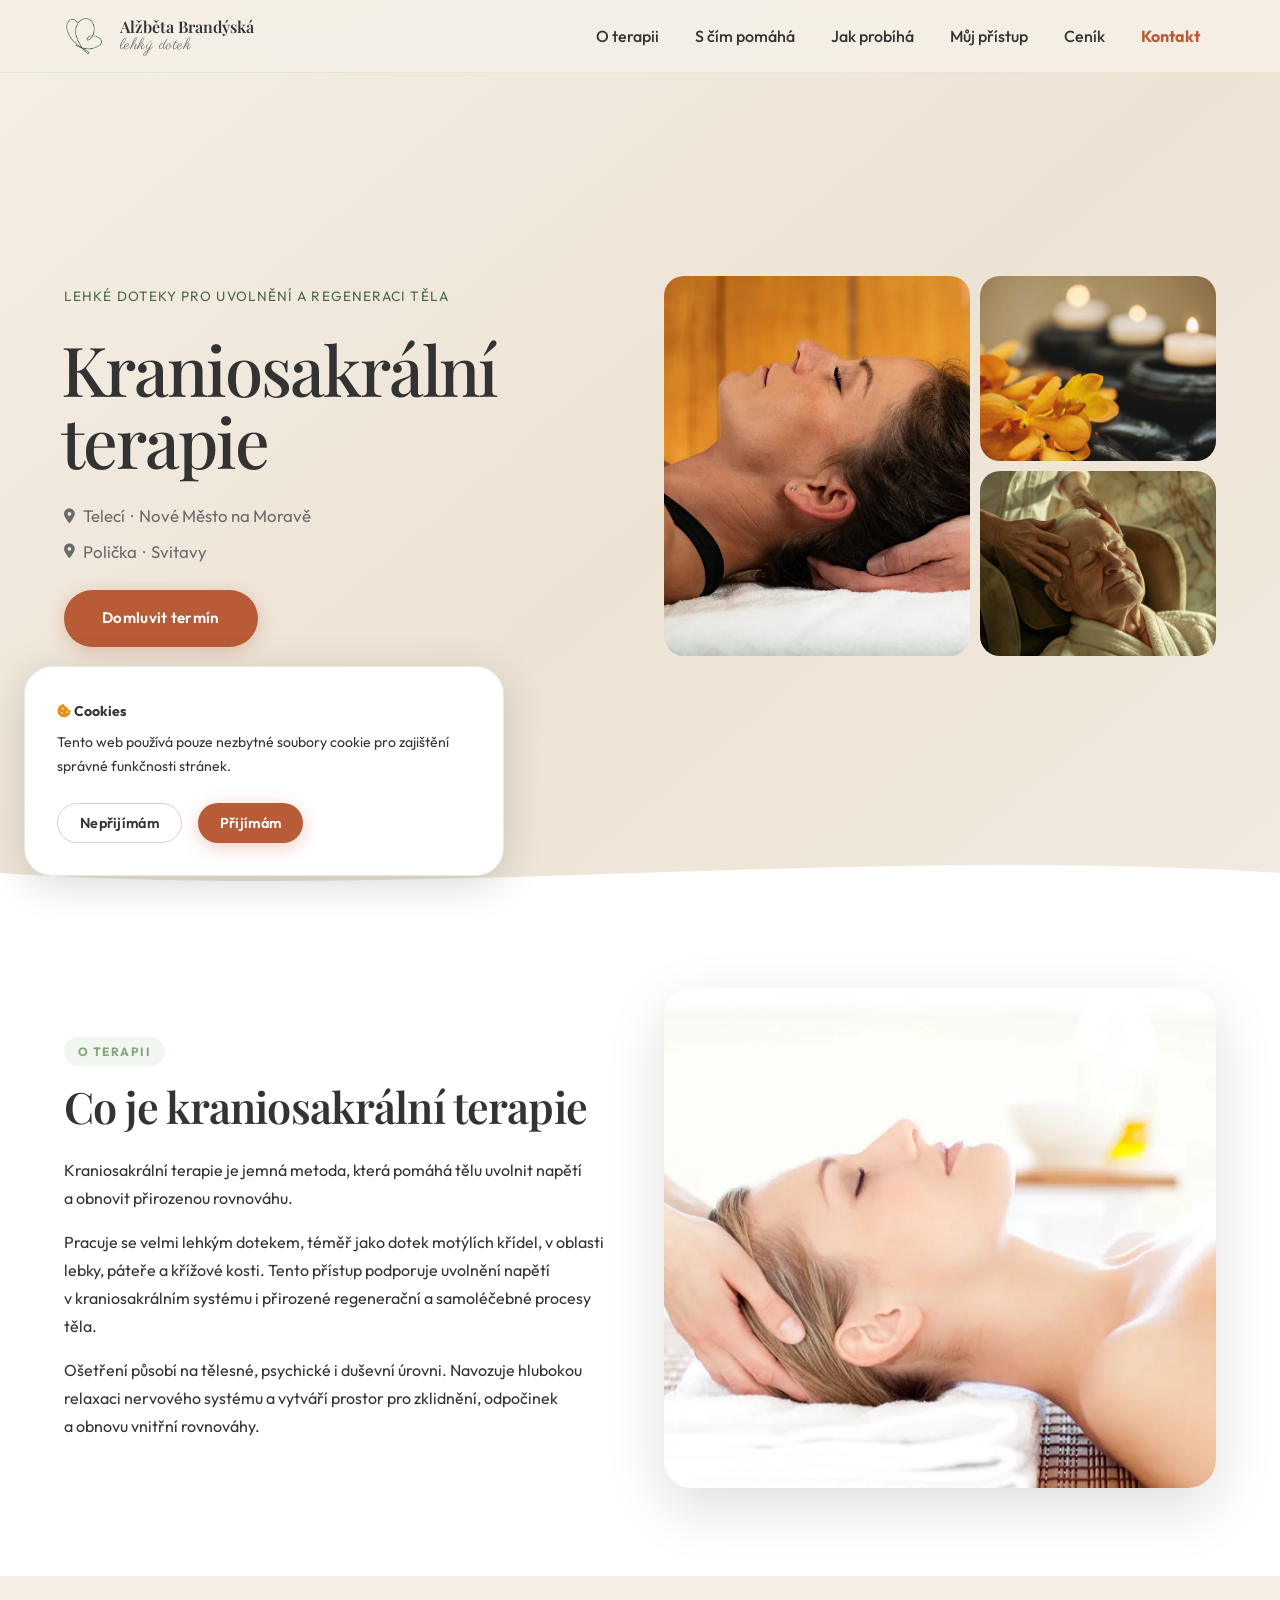
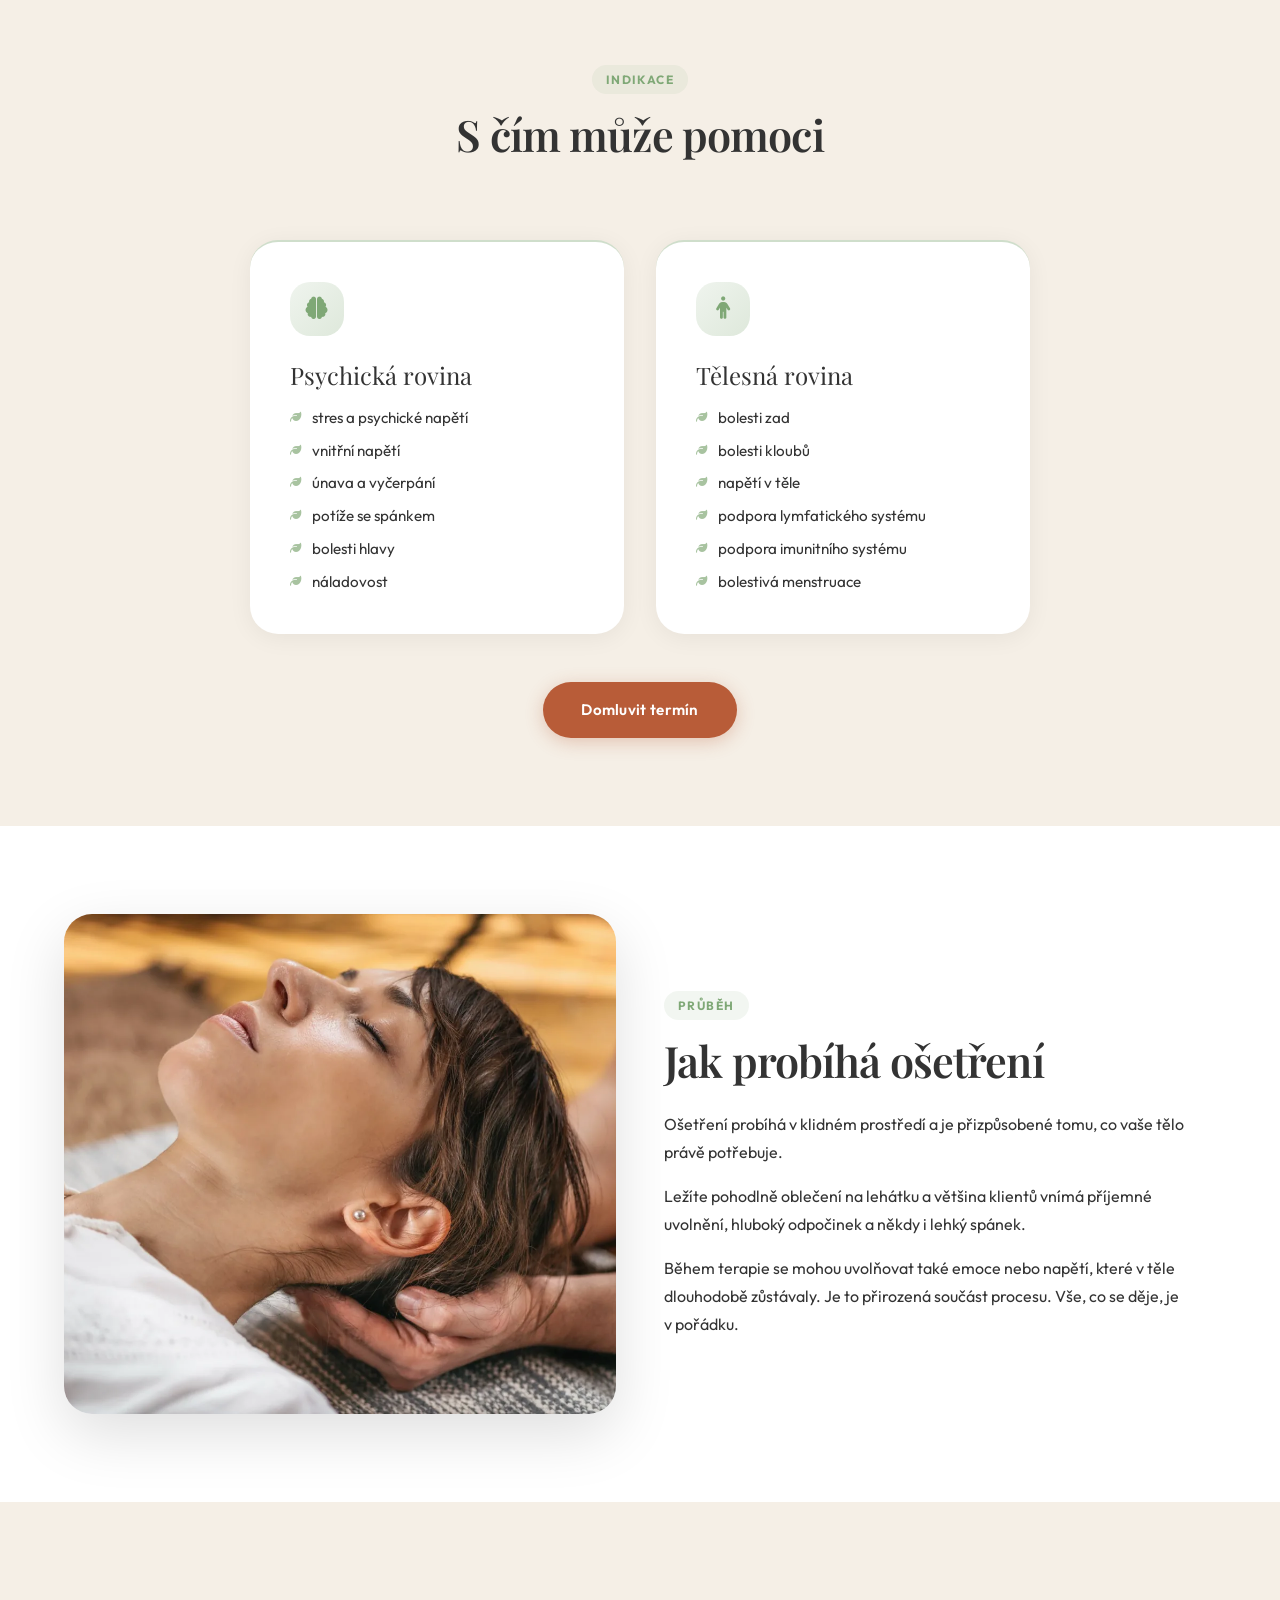
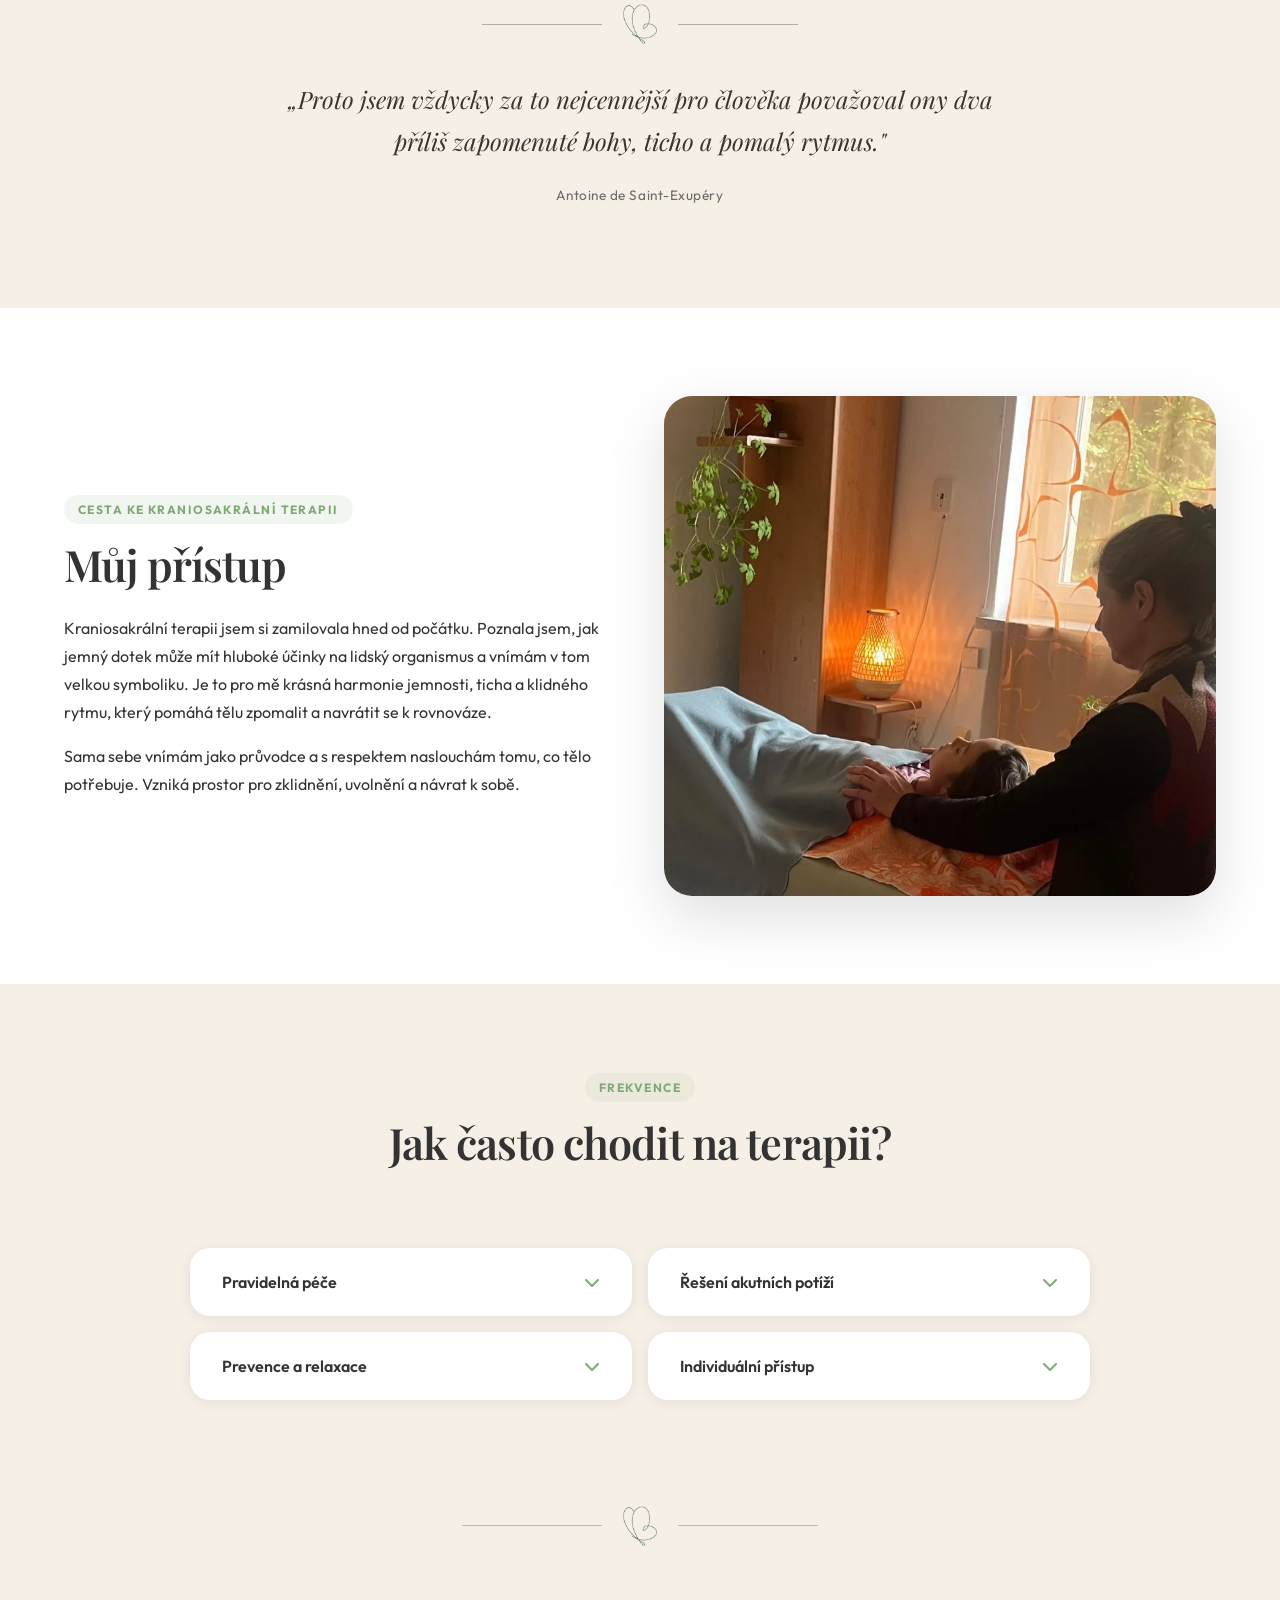
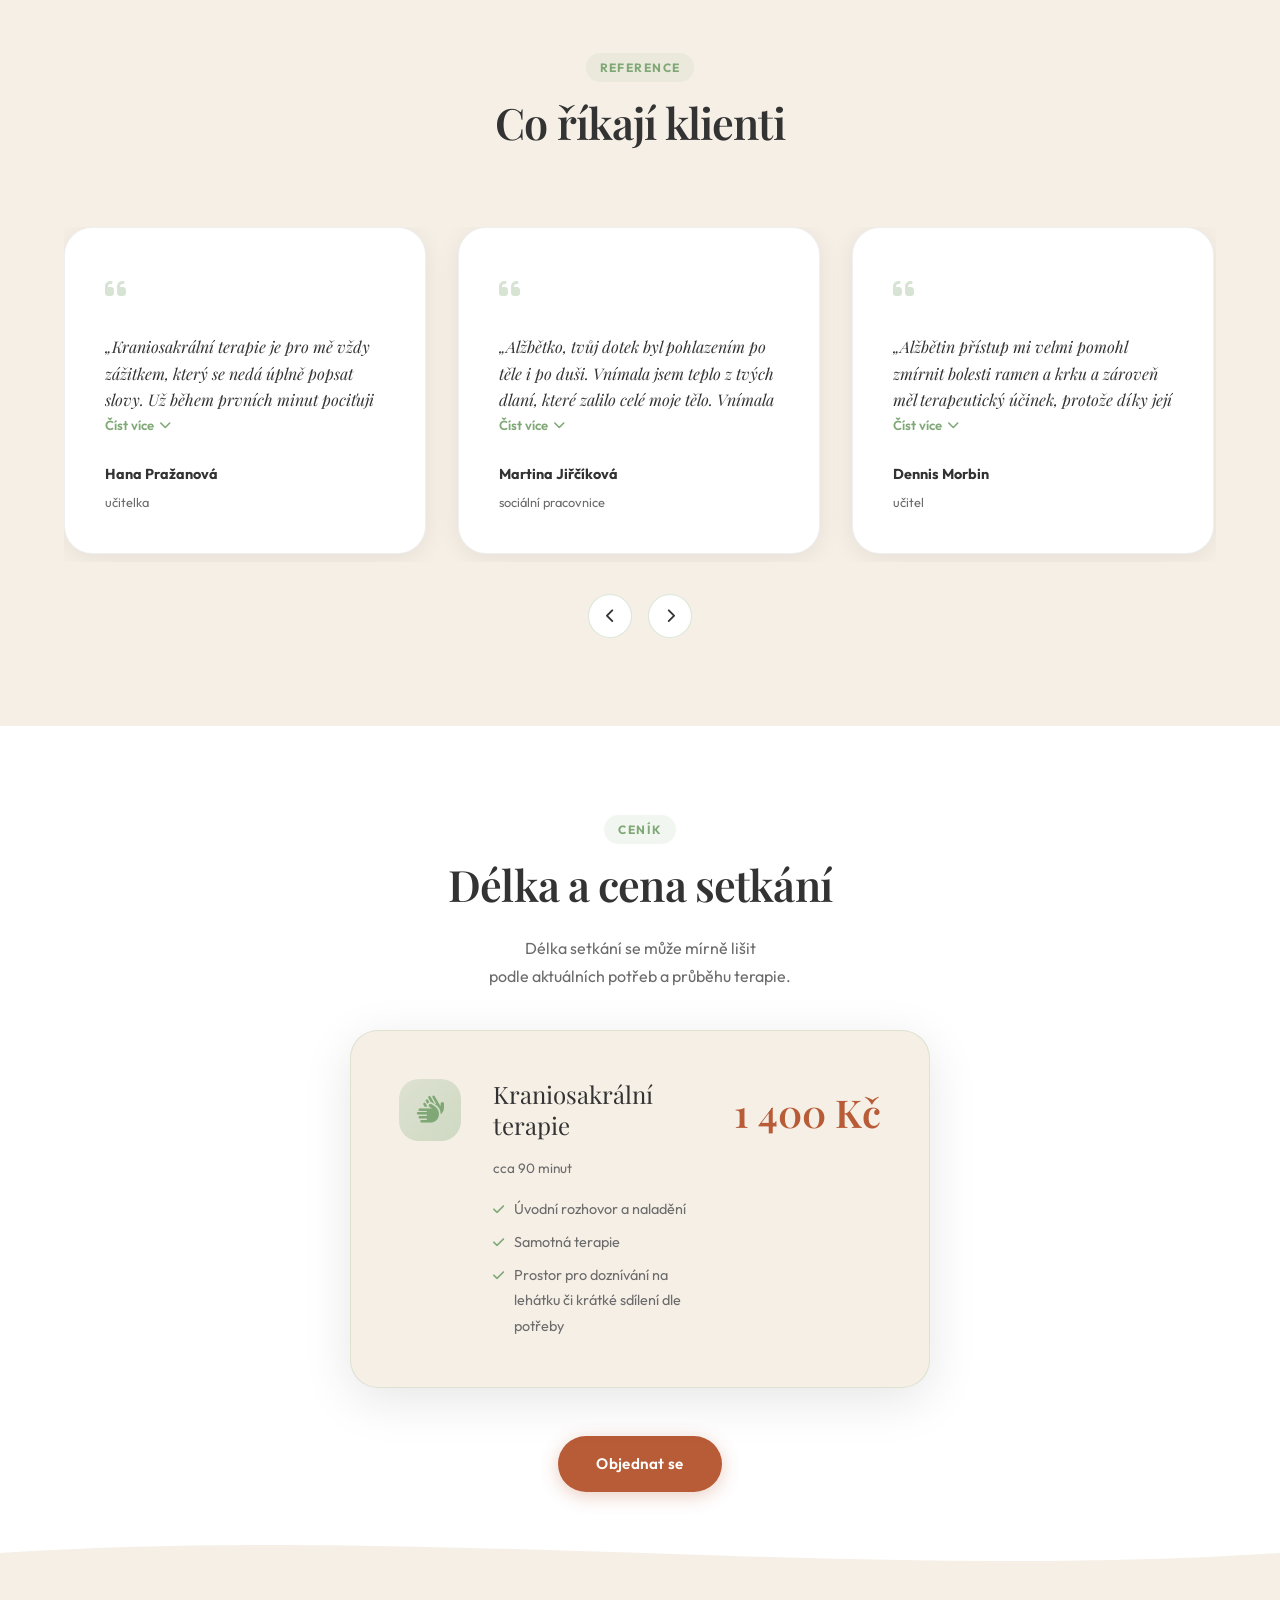
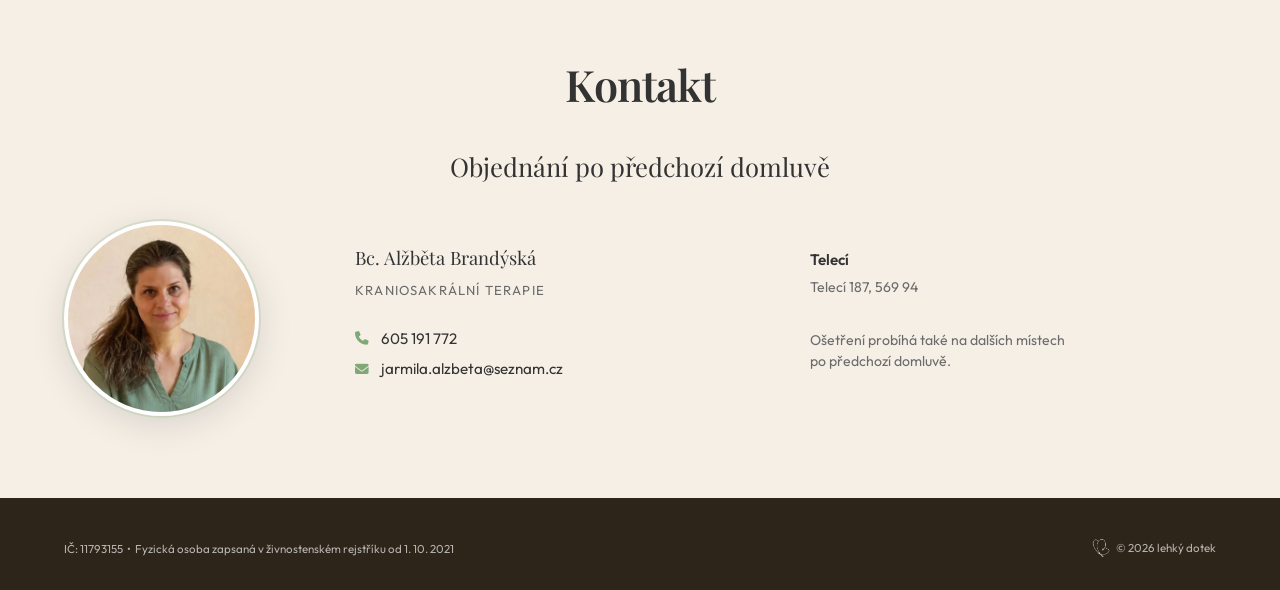
<file: index.html>
<!DOCTYPE html>
<html lang="cs">
<head>
  <meta charset="UTF-8">
  <meta name="viewport" content="width=device-width, initial-scale=1.0">

  <title>Kraniosakrální terapie – Telecí, Svitavy, Polička, Nové Město na Moravě</title>
  <meta name="description" content="Kraniosakrální terapie v&nbsp;Telecím, Novém Městě na&nbsp;Moravě, Poličce a&nbsp;Svitavách. Lehké doteky pro uvolnění a&nbsp;regeneraci těla. Objednejte se k&nbsp;Alžbětě Brandýské.">
  <meta name="robots" content="index, follow">
  <link rel="canonical" href="https://lehkydotek.cz/">

  <!-- Open Graph -->
  <meta property="og:type"        content="website">
  <meta property="og:url"         content="https://lehkydotek.cz/">
  <meta property="og:title"       content="Kraniosakrální terapie – Alžběta Brandýská">
  <meta property="og:description" content="Lehké doteky pro uvolnění a&nbsp;regeneraci těla. Telecí, Nové Město na&nbsp;Moravě, Polička a&nbsp;Svitavy.">
  <meta property="og:image"       content="https://lehkydotek.cz/obrazky/ostatni/socialni_site.jpg">
  <meta property="og:locale"      content="cs_CZ">
  <meta property="og:site_name"   content="Kraniosakrální terapie – Alžběta Brandýská">

  <!-- Favicon -->
  <link rel="icon" href="favicon.svg?v=2" type="image/svg+xml">

  <!-- Fonts -->
  <link rel="preload" as="image" href="obrazky/hero/hero_osetreni.webp" type="image/webp">
  <link rel="preconnect" href="https://fonts.googleapis.com">
  <link rel="preconnect" href="https://fonts.gstatic.com" crossorigin>
  <link href="https://fonts.googleapis.com/css2?family=Cormorant+Garamond:ital,wght@1,300;1,400&family=Outfit:wght@300;400;500;600;700&family=Parisienne&family=Playfair+Display:ital,wght@0,400;0,500;0,600;1,400&display=swap" rel="stylesheet" media="print" onload="this.media='all'">
  <noscript><link href="https://fonts.googleapis.com/css2?family=Cormorant+Garamond:ital,wght@1,300;1,400&family=Outfit:wght@300;400;500;600;700&family=Parisienne&family=Playfair+Display:ital,wght@0,400;0,500;0,600;1,400&display=swap" rel="stylesheet"></noscript>

  <!-- Font Awesome -->
  <link rel="stylesheet" href="https://cdnjs.cloudflare.com/ajax/libs/font-awesome/6.5.1/css/all.min.css" crossorigin="anonymous" media="print" onload="this.media='all'">
  <noscript><link rel="stylesheet" href="https://cdnjs.cloudflare.com/ajax/libs/font-awesome/6.5.1/css/all.min.css" crossorigin="anonymous"></noscript>

  <!-- Google Analytics -->
  <script async src="https://www.googletagmanager.com/gtag/js?id=G-S3NE6DBQFL"></script>
  <script>
    window.dataLayer = window.dataLayer || [];
    function gtag(){dataLayer.push(arguments);}
    gtag('js', new Date());
    gtag('config', 'G-S3NE6DBQFL');
  </script>

  <!-- Stylesheet -->
  <link rel="stylesheet" href="css/style.css?v=2">

  <!-- Security (partial – full headers via .htaccess) -->
  <meta http-equiv="X-Content-Type-Options" content="nosniff">

  <!-- Structured data – LocalBusiness -->
  <script type="application/ld+json">
  {
    "@context": "https://schema.org",
    "@type": "LocalBusiness",
    "name": "Kraniosakrální terapie – Alžběta Brandýská",
    "description": "Kraniosakrální terapie v Telecím, Novém Městě na Moravě, Poličce a Svitavách.",
    "url": "https://lehkydotek.cz/",
    "telephone": "+420605191772",
    "email": "jarmila.alzbeta@seznam.cz",
    "priceRange": "1400 Kč",
    "address": [
      {
        "@type": "PostalAddress",
        "streetAddress": "Telecí 187",
        "postalCode": "569 94",
        "addressLocality": "Telecí",
        "addressCountry": "CZ"
      },
      {
        "@type": "PostalAddress",
        "streetAddress": "Palackého náměstí 33",
        "postalCode": "592 31",
        "addressLocality": "Nové Město na Moravě",
        "addressCountry": "CZ"
      },
      {
        "@type": "PostalAddress",
        "addressLocality": "Polička",
        "addressCountry": "CZ"
      },
      {
        "@type": "PostalAddress",
        "addressLocality": "Svitavy",
        "addressCountry": "CZ"
      }
    ],
    "founder": {
      "@type": "Person",
      "name": "Bc. Alžběta Brandýská"
    }
  }
  </script>

  <!-- Structured data – FAQ -->
  <script type="application/ld+json">
  {
    "@context": "https://schema.org",
    "@type": "FAQPage",
    "mainEntity": [
      {
        "@type": "Question",
        "name": "Jak probíhá ošetření kraniosakrální terapie?",
        "acceptedAnswer": {
          "@type": "Answer",
          "text": "Ošetření probíhá v klidném a bezpečném prostředí. Ležíte pohodlně oblečení na lehátku a pracuje se jemným dotekem. Každé ošetření je individuální a přizpůsobené tomu, co vaše tělo právě potřebuje."
        }
      },
      {
        "@type": "Question",
        "name": "Jak často chodit na kraniosakrální terapii?",
        "acceptedAnswer": {
          "@type": "Answer",
          "text": "Nejčastěji se doporučuje interval 1× za 3–4 týdny. Při akutních potížích série 6–10 ošetření v kratším odstupu, pro prevenci přibližně 1× za 2–3 měsíce."
        }
      },
      {
        "@type": "Question",
        "name": "Kolik stojí kraniosakrální terapie?",
        "acceptedAnswer": {
          "@type": "Answer",
          "text": "Kraniosakrální terapie (cca 90 minut) stojí 1 400 Kč. Zahrnuje samotnou terapii, závěrečné doznívání na lehátku a krátké sdílení podle potřeby."
        }
      }
    ]
  }
  </script>
</head>
<body>

  <!-- ====================== NAVIGATION ====================== -->
  <nav class="navbar" id="navbar" role="navigation" aria-label="Hlavní navigace">
    <div class="nav-container">

      <a href="#uvod" class="nav-logo" aria-label="Kraniosakrální terapie – Alžběta Brandýská – zpět na začátek">
        <img src="obrazky/logo.png" class="logo-svg" alt="" aria-hidden="true">
        <span class="logo-text">
          <span class="logo-name">Alžběta Brandýská</span>
          <span class="logo-sub">lehký dotek</span>
        </span>
      </a>

      <button class="hamburger" id="hamburger"
              aria-label="Otevřít navigační menu" aria-expanded="false" aria-controls="nav-menu">
        <span class="hline"></span>
        <span class="hline"></span>
        <span class="hline"></span>
      </button>

      <ul class="nav-menu" id="nav-menu" role="list">
        <li><a href="#co-je"    class="nav-link">O terapii</a></li>
        <li><a href="#pomaha"   class="nav-link">S&nbsp;čím pomáhá</a></li>
        <li><a href="#sezeni"   class="nav-link">Jak probíhá</a></li>
        <li><a href="#pristup"  class="nav-link">Můj přístup</a></li>
        <li><a href="#cenik"    class="nav-link">Ceník</a></li>
        <li><a href="#kontakt"  class="nav-link nav-cta">Kontakt</a></li>
      </ul>
    </div>
  </nav>

  <main id="main-content">

    <!-- ====================== HERO ====================== -->
    <section class="hero" id="uvod" aria-label="Úvodní sekce">
      <div class="hero-inner">

        <div class="hero-text">
          <p class="hero-label">Lehké doteky pro uvolnění a&nbsp;regeneraci těla</p>

          <h1 class="hero-h1">Kraniosakrální<br>terapie</h1>

          <div class="hero-loc" aria-label="Místa působení">
            <p><i class="fa-solid fa-location-dot" aria-hidden="true"></i> Telecí &nbsp;·&nbsp; Nové Město na&nbsp;Moravě</p>
            <p><i class="fa-solid fa-location-dot" aria-hidden="true"></i> Polička &nbsp;·&nbsp; Svitavy</p>
          </div>

          <a href="#kontakt" class="btn btn-primary">Domluvit termín</a>
        </div>

        <!-- Photo collage -->
        <div class="collage" role="img" aria-label="Fotografie z kraniosakrální terapie">
          <div class="c-item c-big">
            <picture>
              <source srcset="obrazky/hero/hero_osetreni.webp" type="image/webp">
              <img class="c-img"
                   src="obrazky/hero/hero_osetreni.jpg"
                   alt="Ruce terapeuta při práci s krční páteří"
                   fetchpriority="high">
            </picture>
          </div>
          <div class="c-item">
            <picture>
              <source srcset="obrazky/hero/hero_svicky.webp" type="image/webp">
              <img class="c-img"
                   src="obrazky/hero/hero_svicky.jpg"
                   alt="Klidné prostředí s kameny a svíčkami">
            </picture>
          </div>
          <div class="c-item">
            <picture>
              <source srcset="obrazky/hero/hero_masaz.webp" type="image/webp">
              <img class="c-img"
                   src="obrazky/hero/hero_masaz.jpg"
                   alt="Žena při ošetření hlavy v klidném prostředí">
            </picture>
          </div>
          <div class="c-item c4">
            <picture>
              <source srcset="obrazky/hero/hero_kameny.webp" type="image/webp">
              <img class="c-img" loading="lazy"
                   src="obrazky/hero/hero_kameny.jpg"
                   alt="Přírodní kameny a rostliny – detail">
            </picture>
          </div>
          <div class="c-item c5">
            <picture>
              <source srcset="obrazky/hero/hero_dite.webp" type="image/webp">
              <img class="c-img" loading="lazy"
                   src="obrazky/hero/hero_dite.jpg"
                   alt="Ošetření dítěte kraniosakrální terapií">
            </picture>
          </div>
        </div>

      </div>

      <div class="hero-wave" aria-hidden="true">
        <svg viewBox="0 0 1440 56" preserveAspectRatio="none">
          <path d="M0,28 C480,56 960,0 1440,28 L1440,56 L0,56 Z" fill="#ffffff"/>
        </svg>
      </div>
    </section>

    <!-- ====================== CO JE ====================== -->
    <section class="section section-white" id="co-je" aria-labelledby="co-je-h">
      <div class="container">
        <div class="two-col">

          <div class="text-col">
            <span class="section-tag">O terapii</span>
            <h2 id="co-je-h">Co je kraniosakrální terapie</h2>
            <p>Kraniosakrální terapie je jemná metoda, která pomáhá tělu uvolnit napětí a&nbsp;obnovit přirozenou rovnováhu.</p>
            <p>Pracuje se velmi lehkým dotekem, téměř jako dotek motýlích křídel, v&nbsp;oblasti lebky, páteře a&nbsp;křížové kosti. Tento přístup podporuje uvolnění napětí v&nbsp;kraniosakrálním systému i&nbsp;přirozené regenerační a&nbsp;samoléčebné procesy těla.</p>
            <p>Ošetření působí na tělesné, psychické i&nbsp;duševní úrovni. Navozuje hlubokou relaxaci nervového systému a&nbsp;vytváří prostor pro zklidnění, odpočinek a&nbsp;obnovu vnitřní rovnováhy.</p>
          </div>

          <div class="img-col fade-up">
            <picture>
              <source srcset="obrazky/ostatni/kranio_osetreni.webp" type="image/webp">
              <img class="sec-img"
                   src="obrazky/ostatni/kranio_osetreni.jpg"
                   alt="Žena při kraniosakrálním ošetření – práce s hlavou"
                   loading="lazy">
            </picture>
          </div>

        </div>
      </div>
    </section>

    <!-- ====================== S ČÍM POMÁHÁ ====================== -->
    <section class="section section-cream" id="pomaha" aria-labelledby="pomaha-h">
      <div class="container">

        <div class="section-header">
          <span class="section-tag">Indikace</span>
          <h2 id="pomaha-h">S&nbsp;čím může pomoci</h2>
        </div>

        <div class="helps-grid">

          <div class="helps-card fade-up">
            <div class="helps-icon" aria-hidden="true">
              <i class="fa-solid fa-brain"></i>
            </div>
            <h3>Psychická rovina</h3>
            <ul class="helps-list" aria-label="Psychické potíže, při nichž může pomoci">
              <li><i class="fa-solid fa-leaf" aria-hidden="true"></i> stres a&nbsp;psychické napětí</li>
              <li><i class="fa-solid fa-leaf" aria-hidden="true"></i> vnitřní napětí</li>
              <li><i class="fa-solid fa-leaf" aria-hidden="true"></i> únava a&nbsp;vyčerpání</li>
              <li><i class="fa-solid fa-leaf" aria-hidden="true"></i> potíže se spánkem</li>
              <li><i class="fa-solid fa-leaf" aria-hidden="true"></i> bolesti hlavy</li>
              <li><i class="fa-solid fa-leaf" aria-hidden="true"></i> náladovost</li>
            </ul>
          </div>

          <div class="helps-card fade-up">
            <div class="helps-icon" aria-hidden="true">
              <i class="fa-solid fa-person"></i>
            </div>
            <h3>Tělesná rovina</h3>
            <ul class="helps-list" aria-label="Tělesné potíže, při nichž může pomoci">
              <li><i class="fa-solid fa-leaf" aria-hidden="true"></i> bolesti zad</li>
              <li><i class="fa-solid fa-leaf" aria-hidden="true"></i> bolesti kloubů</li>
              <li><i class="fa-solid fa-leaf" aria-hidden="true"></i> napětí v&nbsp;těle</li>
              <li><i class="fa-solid fa-leaf" aria-hidden="true"></i> podpora lymfatického systému</li>
              <li><i class="fa-solid fa-leaf" aria-hidden="true"></i> podpora imunitního systému</li>
              <li><i class="fa-solid fa-leaf" aria-hidden="true"></i> bolestivá menstruace</li>
            </ul>
          </div>

        </div>

        <div class="section-cta">
          <a href="#kontakt" class="btn btn-primary">
Domluvit termín
          </a>
        </div>

      </div>
    </section>

    <!-- ====================== JAK PROBÍHÁ ====================== -->
    <section class="section section-white" id="sezeni" aria-labelledby="sezeni-h">
      <div class="container">
        <div class="two-col reverse">

          <div class="img-col fade-up">
            <picture>
              <source srcset="obrazky/ostatni/prubeh.webp" type="image/webp">
              <img class="sec-img"
                   src="obrazky/ostatni/prubeh.jpg"
                   alt="Kraniosakrální ošetření – průběh sezení"
                   loading="lazy">
            </picture>
          </div>

          <div class="text-col">
            <span class="section-tag">Průběh</span>
            <h2 id="sezeni-h">Jak probíhá ošetření</h2>
            <p>Ošetření probíhá v&nbsp;klidném prostředí a&nbsp;je přizpůsobené tomu, co vaše tělo právě potřebuje.</p>
            <p>Ležíte pohodlně oblečení na lehátku a&nbsp;většina klientů vnímá příjemné uvolnění, hluboký odpočinek a&nbsp;někdy i&nbsp;lehký spánek.</p>
            <p>Během terapie se mohou uvolňovat také emoce nebo napětí, které v&nbsp;těle dlouhodobě zůstávaly. Je to přirozená součást procesu. Vše, co se děje, je v&nbsp;pořádku.</p>
          </div>

        </div>
      </div>
    </section>

    <!-- ====================== CITÁT PŘECHOD ====================== -->
    <div class="quote-section">
      <div class="quote-divider quote-divider--short" aria-hidden="true">
        <span class="quote-divider-line"></span>
        <img src="obrazky/logo.png" class="quote-divider-butterfly" alt="" aria-hidden="true">
        <span class="quote-divider-line"></span>
      </div>
      <blockquote class="quote-pull">
        <p>„Proto jsem vždycky za to nejcennější pro člověka považoval ony dva příliš zapomenuté bohy, ticho a&nbsp;pomalý rytmus."</p>
        <footer>Antoine de Saint-Exupéry</footer>
      </blockquote>
    </div>

    <!-- ====================== MŮJ PŘÍSTUP ====================== -->
    <section class="section section-white" id="pristup" aria-labelledby="pristup-h">
      <div class="container">

        <div class="two-col">
          <div class="text-col">
            <span class="section-tag">Cesta ke kraniosakrální terapii</span>
            <h2 id="pristup-h">Můj přístup</h2>
            <p>Kraniosakrální terapii jsem si zamilovala hned od počátku. Poznala jsem, jak jemný dotek může mít hluboké účinky na lidský organismus a&nbsp;vnímám v&nbsp;tom velkou symboliku. Je to pro mě krásná harmonie jemnosti, ticha a&nbsp;klidného rytmu, který pomáhá tělu zpomalit a&nbsp;navrátit se k&nbsp;rovnováze.</p>
            <p>Sama sebe vnímám jako průvodce a&nbsp;s&nbsp;respektem naslouchám tomu, co tělo potřebuje. Vzniká prostor pro zklidnění, uvolnění a&nbsp;návrat k&nbsp;sobě.</p>
          </div>
          <div class="img-col fade-up">
            <picture>
              <source srcset="obrazky/ostatni/muj_pristup.webp" type="image/webp">
              <img class="sec-img"
                   src="obrazky/ostatni/muj_pristup.jpg"
                   alt="Alžběta Brandýská – kraniosakrální terapeutka"
                   loading="lazy">
            </picture>
          </div>
        </div>

      </div>
    </section>

    <!-- ====================== JAK ČASTO ====================== -->
    <section class="section section-cream" id="jak-casto" aria-labelledby="casto-h">
      <div class="container">

        <div class="section-header">
          <span class="section-tag">Frekvence</span>
          <h2 id="casto-h">Jak často chodit na terapii?</h2>
        </div>

        <div class="accordion-wrap">

          <div class="acc-item">
            <button class="acc-btn" aria-expanded="false" aria-controls="acc1">
              <span>Pravidelná péče</span>
              <i class="fa-solid fa-chevron-down" aria-hidden="true"></i>
            </button>
            <div class="acc-body" id="acc1" role="region">
              <p>Kraniosakrální terapie se nejčastěji doporučuje v&nbsp;intervalu 1× za 3–4 týdny. Tento rozestup dává tělu prostor plně integrovat účinky terapie.</p>
            </div>
          </div>

          <div class="acc-item">
            <button class="acc-btn" aria-expanded="false" aria-controls="acc2">
              <span>Řešení akutních potíží</span>
              <i class="fa-solid fa-chevron-down" aria-hidden="true"></i>
            </button>
            <div class="acc-body" id="acc2" role="region">
              <p>Při řešení akutních potíží nebo snaze o&nbsp;výraznější změnu se obvykle doporučuje série 6–10 ošetření v&nbsp;kratším odstupu (cca 1–2 týdny).</p>
            </div>
          </div>

          <div class="acc-item">
            <button class="acc-btn" aria-expanded="false" aria-controls="acc3">
              <span>Prevence a&nbsp;relaxace</span>
              <i class="fa-solid fa-chevron-down" aria-hidden="true"></i>
            </button>
            <div class="acc-body" id="acc3" role="region">
              <p>Pro preventivní účely nebo relaxaci stačí návštěva přibližně 1× za 2–3 měsíce.</p>
            </div>
          </div>

          <div class="acc-item">
            <button class="acc-btn" aria-expanded="false" aria-controls="acc4">
              <span>Individuální přístup</span>
              <i class="fa-solid fa-chevron-down" aria-hidden="true"></i>
            </button>
            <div class="acc-body" id="acc4" role="region">
              <p>Frekvence je vždy individuální a&nbsp;přizpůsobuje se aktuálním potřebám vašeho těla.</p>
            </div>
          </div>

        </div>
      </div>
    </section>

    <div class="section-butterfly-divider" aria-hidden="true">
      <span class="sbd-line"></span>
      <img src="obrazky/logo.png" class="sbd-butterfly" alt="" aria-hidden="true">
      <span class="sbd-line"></span>
    </div>

    <!-- ====================== REFERENCE ====================== -->
    <section class="section section-cream" id="reference" aria-labelledby="ref-h">
      <div class="container">

        <div class="section-header">
          <span class="section-tag">Reference</span>
          <h2 id="ref-h">Co říkají klienti</h2>
        </div>

        <div class="reviews-slider">

          <!-- 1. Hana Pražanová -->
          <article class="review-card fade-up">
            <div class="review-quote" aria-hidden="true">
              <i class="fa-solid fa-quote-left"></i>
            </div>
            <blockquote>
              <div class="review-body collapsed" id="review-prazanova">
                <p>„Kraniosakrální terapie je pro mě vždy zážitkem, který se nedá úplně popsat slovy. Už během prvních minut pociťuji hluboké zklidnění, tělo se uvolňuje, dech se prohlubuje. Jemný dotek, citlivost a&nbsp;přítomnost terapeutky vytvářejí prostor, ve kterém se člověk skutečně může odevzdat.</p>
                <p>Odcházím lehčí, klidnější, s&nbsp;pocitem, že se ve mně něco skutečně uzdravilo. KT pro mě není jen relaxací, je to cesta k&nbsp;sobě. A&nbsp;jsem vděčná, že ji můžu zažívat právě tady."</p>
              </div>
              <button class="review-more-btn" aria-expanded="false" aria-controls="review-prazanova">
                <span>Číst více</span><i class="fa-solid fa-chevron-down" aria-hidden="true"></i>
              </button>
            </blockquote>
            <footer class="review-by">
              <span class="review-name">Hana Pražanová</span>
              <span class="review-job">učitelka</span>
            </footer>
          </article>

          <!-- 2. Martina Jiřčíková -->
          <article class="review-card fade-up">
            <div class="review-quote" aria-hidden="true">
              <i class="fa-solid fa-quote-left"></i>
            </div>
            <blockquote>
              <div class="review-body collapsed" id="review-jircikova">
                <p>„Alžbětko, tvůj dotek byl pohlazením po těle i&nbsp;po duši. Vnímala jsem teplo z&nbsp;tvých dlaní, které zalilo celé moje tělo. Vnímala jsem bezpečí a&nbsp;klid. Díky, že tě mám ve svým životě." <i class="fa-solid fa-heart review-heart" aria-hidden="true"></i><i class="fa-solid fa-heart review-heart" aria-hidden="true"></i><i class="fa-solid fa-heart review-heart" aria-hidden="true"></i></p>
              </div>
              <button class="review-more-btn" aria-expanded="false" aria-controls="review-jircikova">
                <span>Číst více</span><i class="fa-solid fa-chevron-down" aria-hidden="true"></i>
              </button>
            </blockquote>
            <footer class="review-by">
              <span class="review-name">Martina Jiřčíková</span>
              <span class="review-job">sociální pracovnice</span>
            </footer>
          </article>

          <!-- 3. Dennis Morbin -->
          <article class="review-card fade-up">
            <div class="review-quote" aria-hidden="true">
              <i class="fa-solid fa-quote-left"></i>
            </div>
            <blockquote>
              <div class="review-body collapsed" id="review-dennis">
                <p>„Alžbětin přístup mi velmi pomohl zmírnit bolesti ramen a&nbsp;krku a&nbsp;zároveň měl terapeutický účinek, protože díky její energetické práci jsem se dokázal dostat k&nbsp;jádru této bolesti. Navíc byla velmi srdečná a&nbsp;starostlivá. Mohu ji tedy vřele doporučit jako účinnou oporu při zmírňování bolesti, a&nbsp;to jak fyzické, tak psychické."</p>
                <span class="review-translated">přeloženo z&nbsp;angličtiny</span>
              </div>
              <button class="review-more-btn" aria-expanded="false" aria-controls="review-dennis">
                <span>Číst více</span><i class="fa-solid fa-chevron-down" aria-hidden="true"></i>
              </button>
            </blockquote>
            <footer class="review-by">
              <span class="review-name">Dennis Morbin</span>
              <span class="review-job">učitel</span>
            </footer>
          </article>

          <!-- 4. Timea Milková -->
          <article class="review-card fade-up">
            <div class="review-quote" aria-hidden="true">
              <i class="fa-solid fa-quote-left"></i>
            </div>
            <blockquote>
              <div class="review-body collapsed" id="review-milkova">
                <p>„K&nbsp;Betke som chodievala na masáže, tentokrát som vyskúšala kranioterapiu. Ide o&nbsp;velmi jemnú terapiu, ktorá je navyše velmi príjemná a&nbsp;relaxačná. Primárne som za Betkou šla kvôli bolesti v&nbsp;päte. Už hneď po terapii som cítila velkú úľavu, jak po psychickej tak i&nbsp;fyzickej úrovni. Čo ma ale príjemne šokovalo, že o&nbsp;3 dni na to sa mi spustili „měsíčky"… a&nbsp;to som už bola 2 roky po prechodu!! Celkovo ma terapie energeticky nabila, a&nbsp;možno i&nbsp;trochu „omladila" :))) Služby kranio-terapie u&nbsp;Betky v&nbsp;NMNM vrelo odporúčam."</p>
              </div>
              <button class="review-more-btn" aria-expanded="false" aria-controls="review-milkova">
                <span>Číst více</span><i class="fa-solid fa-chevron-down" aria-hidden="true"></i>
              </button>
            </blockquote>
            <footer class="review-by">
              <span class="review-name">Timea Milková</span>
              <span class="review-job">učitelka</span>
            </footer>
          </article>

          <!-- 5. Jitka Kavalová -->
          <article class="review-card fade-up">
            <div class="review-quote" aria-hidden="true">
              <i class="fa-solid fa-quote-left"></i>
            </div>
            <blockquote>
              <p>„Při KT odpočívám. Postupně cítím teplo, uvolnění a&nbsp;klid, někdy přijde i&nbsp;spánek. Vřele doporučuji." <i class="fa-solid fa-heart review-heart" aria-hidden="true"></i></p>
            </blockquote>
            <footer class="review-by">
              <span class="review-name">Jitka Kavalová</span>
              <span class="review-job">učitelka</span>
            </footer>
          </article>

          <!-- 6. Růžena Bobková -->
          <article class="review-card fade-up">
            <div class="review-quote" aria-hidden="true">
              <i class="fa-solid fa-quote-left"></i>
            </div>
            <blockquote>
              <p>„Děkuji za laskavou péči a&nbsp;osobní přístup. Služby paní Brandýské vřele doporučuji."</p>
            </blockquote>
            <footer class="review-by">
              <span class="review-name">Růžena Bobková</span>
              <span class="review-job">účetní</span>
            </footer>
          </article>

        </div>

        <div class="reviews-nav" aria-label="Procházet recenze">
          <button class="rev-btn rev-prev" aria-label="Předchozí recenze">
            <i class="fa-solid fa-chevron-left" aria-hidden="true"></i>
          </button>
          <button class="rev-btn rev-next" aria-label="Další recenze">
            <i class="fa-solid fa-chevron-right" aria-hidden="true"></i>
          </button>
        </div>

      </div>
    </section>

    <!-- ====================== CENÍK ====================== -->
    <section class="section section-white" id="cenik" aria-labelledby="cenik-h">
      <div class="container">

        <div class="section-header section-header--tight">
          <span class="section-tag">Ceník</span>
          <h2 id="cenik-h">Délka a&nbsp;cena setkání</h2>
          <p class="intro">Délka setkání se může mírně lišit<br>podle aktuálních potřeb a&nbsp;průběhu terapie.</p>
        </div>

        <div class="price-wrap fade-up">
          <div class="price-card">
            <div class="price-icon" aria-hidden="true">
              <i class="fa-solid fa-hands"></i>
            </div>
            <div class="price-body">
              <h3>Kraniosakrální terapie</h3>
              <p class="price-dur">cca 90 minut</p>
              <ul class="price-incl" aria-label="Co je zahrnuto">
                <li><i class="fa-solid fa-check" aria-hidden="true"></i> Úvodní rozhovor a&nbsp;naladění</li>
                <li><i class="fa-solid fa-check" aria-hidden="true"></i> Samotná terapie</li>
                <li><i class="fa-solid fa-check" aria-hidden="true"></i> Prostor pro doznívání na lehátku či krátké sdílení dle potřeby</li>
              </ul>
            </div>
            <div class="price-amount">
              <span class="price-num">1&nbsp;400&nbsp;Kč</span>
            </div>
          </div>
        </div>


        <div class="section-cta">
          <a href="#kontakt" class="btn btn-primary">
Objednat se
          </a>
        </div>

      </div>
    </section>

  </main>

  <!-- ====================== KONTAKT / FOOTER ====================== -->
  <footer id="kontakt" role="contentinfo">

    <!-- ── Kontaktní sekce (světlá) ── -->
    <div class="fc-section">
      <div class="footer-wave" aria-hidden="true">
        <svg viewBox="0 0 1440 56" preserveAspectRatio="none">
          <path d="M0,28 C480,0 960,56 1440,28 L1440,56 L0,56 Z" fill="#F5EFE6"/>
        </svg>
      </div>
      <div class="fc-container">

        <div class="fc-header">
          <h2>Kontakt</h2>
          <p class="fc-title">Objednání po předchozí domluvě</p>
        </div>

        <div class="fc-blocks">

          <!-- Blok 1: Fotka -->
          <div class="fc-block fc-person">
            <picture>
              <source srcset="obrazky/kontakt/portret.webp" type="image/webp">
              <img class="fc-portrait"
                   src="obrazky/kontakt/portret.jpg"
                   alt="Alžběta Brandýská"
                   loading="lazy">
            </picture>
          </div>

          <!-- Blok 2: Jméno + kontakt -->
          <div class="fc-block fc-contact">
            <div class="fc-identity">
              <span class="fc-name">Bc. Alžběta Brandýská</span>
              <span class="fc-role">KRANIOSAKRÁLNÍ TERAPIE</span>
            </div>
            <a href="tel:+420605191772" class="fc-link">
              <i class="fa-solid fa-phone" aria-hidden="true"></i>
              605&nbsp;191&nbsp;772
            </a>
            <a href="mailto:jarmila.alzbeta@seznam.cz" class="fc-link">
              <i class="fa-solid fa-envelope" aria-hidden="true"></i>
              jarmila.alzbeta@seznam.cz
            </a>
          </div>

          <!-- Blok 3: Místa -->
          <div class="fc-block fc-places">
            <div class="fc-place">
              <strong>Telecí</strong>
              <span>Telecí 187, 569&nbsp;94</span>
            </div>
            <div class="fc-place fc-place--note">
              <span>Ošetření probíhá také na&nbsp;dalších místech<br>po předchozí domluvě.</span>
            </div>
          </div>

        </div>
      </div>
    </div>

    <!-- ── Patička (zemitá) ── -->
    <div class="footer-bar">
      <div class="fc-container">

        <div class="footer-bar-bottom">
          <span class="footer-bar-legal">IČ: 11793155 &nbsp;&bull;&nbsp; Fyzická osoba zapsaná v&nbsp;živnostenském rejstříku od 1.&nbsp;10.&nbsp;2021</span>
          <span class="footer-copyright"><img src="obrazky/logo.png" class="footer-butterfly-inline" aria-hidden="true" alt="">&copy; 2026 lehký dotek</span>
        </div>

      </div>
    </div>

  </footer>

  <!-- ====================== COOKIE BANNER ====================== -->
  <div class="cookie-banner" id="cookie-banner"
       role="dialog" aria-modal="true"
       aria-labelledby="ck-title" aria-describedby="ck-desc" hidden>
    <p id="ck-title">
      <i class="fa-solid fa-cookie-bite" aria-hidden="true"></i>
      Cookies
    </p>
    <p id="ck-desc">Tento web používá pouze nezbytné soubory cookie pro zajištění správné funkčnosti stránek.</p>
    <div class="cookie-actions">
      <button class="btn btn-outline btn-sm" id="cookie-reject">Nepřijímám</button>
      <button class="btn btn-primary btn-sm" id="cookie-ok">Přijímám</button>
    </div>
  </div>

  <script src="js/main.js"></script>
</body>
</html>
</file>
<file: css/style.css>
/* ============================================================
   CSS Variables
   ============================================================ */
:root {
  --c-bg:          #F5EFE6;
  --c-white:       #FFFFFF;
  --c-text:        #333333;
  --c-text-light:  #6b6b6b;
  --c-green:       #A8C3A0;
  --c-green-dk:    #7fa876;
  --c-orange:      #e79010;
  --c-cta:         #B85C38;
  --c-cta-dk:      #96492C;
  --c-cta-text:    #ffffff;
  --c-shadow:      rgba(0,0,0,0.07);
  --c-shadow-md:   rgba(0,0,0,0.12);

  --f-body:   'Outfit', sans-serif;
  --f-brand:  'Playfair Display', serif;
  --f-script: 'Parisienne', cursive;

  --sp-1: 8px;
  --sp-2: 16px;
  --sp-3: 24px;
  --sp-4: 32px;
  --sp-5: 40px;
  --sp-6: 48px;
  --sp-8: 64px;
  --sp-10: 80px;

  --r-sm:   12px;
  --r-md:   20px;
  --r-lg:   28px;
  --r-full: 9999px;

  --ease:      0.45s cubic-bezier(.4,0,.2,1);
  --ease-slow: 0.65s cubic-bezier(.4,0,.2,1);

  --max-w: 1200px;
}

/* ============================================================
   Reset
   ============================================================ */
*, *::before, *::after { box-sizing: border-box; margin: 0; padding: 0; }
html  { scroll-behavior: smooth; font-size: 16px; }
body  { font-family: var(--f-body); color: var(--c-text); background: var(--c-bg);
        line-height: 1.75; -webkit-font-smoothing: antialiased; text-rendering: optimizeLegibility; }
img   { max-width: 100%; display: block; }
a     { color: inherit; text-decoration: none; }
ul    { list-style: none; }
button { font-family: var(--f-body); }

/* ============================================================
   Typography
   ============================================================ */
h1 {
  font-family: var(--f-brand);
  font-size: clamp(2.15rem, 5.4vw, 4.3rem);
  font-weight: 600;
  line-height: 1.05;
  letter-spacing: -.03em;
  color: var(--c-text);
}
h2 {
  font-family: var(--f-brand);
  font-size: clamp(1.75rem, 3.5vw, 2.7rem);
  font-weight: 600;
  line-height: 1.15;
  letter-spacing: -.02em;
  color: var(--c-text);
  margin-bottom: var(--sp-3);
}
h3 {
  font-family: var(--f-brand);
  font-size: clamp(1.15rem, 2vw, 1.5rem);
  font-weight: 400;
  line-height: 1.3;
  margin-bottom: var(--sp-2);
}
h4 {
  font-size: .875rem;
  font-weight: 700;
  text-transform: uppercase;
  letter-spacing: .1em;
  margin-bottom: var(--sp-2);
}
p {
  font-size: 1rem;
  line-height: 1.75;
  max-width: 68ch;
  margin-bottom: var(--sp-2);
}
p:last-child { margin-bottom: 0; }

/* ============================================================
   Layout helpers
   ============================================================ */
.container {
  width: 100%;
  max-width: var(--max-w);
  margin: 0 auto;
  padding: 0 var(--sp-3);
}
.section       { padding: clamp(56px, 7vw, 88px) 0; }
.section-white { background: var(--c-white); }
.section-cream { background: var(--c-bg); }

.section-header {
  text-align: center;
  margin-bottom: var(--sp-10);
}
.section-header--tight { margin-bottom: var(--sp-5); }
.section-header .intro {
  max-width: 56ch;
  margin: 0 auto;
  color: var(--c-text-light);
}
.section-tag {
  display: inline-block;
  font-size: .75rem;
  font-weight: 700;
  text-transform: uppercase;
  letter-spacing: .12em;
  color: var(--c-green-dk);
  background: rgba(168,195,160,.15);
  padding: 4px 14px;
  border-radius: var(--r-full);
  margin-bottom: var(--sp-2);
}
.section-cta { text-align: center; margin-top: var(--sp-6); }

.two-col {
  display: grid;
  grid-template-columns: 1fr;
  gap: var(--sp-6);
  align-items: center;
}
.two-col--top { align-items: start; }
@media (min-width: 768px) {
  .two-col { grid-template-columns: 1fr 1fr; }
  .two-col.reverse .img-col { order: -1; }
}

/* ============================================================
   Buttons
   ============================================================ */
.btn {
  display: inline-flex;
  align-items: center;
  gap: 8px;
  padding: 15px 38px;
  border-radius: var(--r-full);
  font-size: .95rem;
  font-weight: 600;
  letter-spacing: .02em;
  cursor: pointer;
  border: none;
  transition: background var(--ease), transform var(--ease), box-shadow var(--ease);
}
.btn-primary {
  background: var(--c-cta);
  color: var(--c-cta-text);
  box-shadow: 0 4px 18px rgba(184,92,56,.30);
}
.btn-primary:hover,
.btn-primary:focus-visible {
  background: var(--c-cta-dk);
  transform: translateY(-2px);
  box-shadow: 0 8px 28px rgba(184,92,56,.40);
}
.btn-sm { padding: 10px 22px; font-size: .9rem; }
.btn-outline {
  background: transparent;
  color: var(--c-text);
  border: 1px solid rgba(0,0,0,.18);
}
.btn-outline:hover,
.btn-outline:focus-visible {
  background: var(--c-bg);
}

/* ============================================================
   Navigation
   ============================================================ */
.navbar {
  position: fixed;
  inset: 0 0 auto 0;
  z-index: 100;
  background: rgba(245,239,230,.92);
  backdrop-filter: blur(14px);
  -webkit-backdrop-filter: blur(14px);
  border-bottom: 1px solid rgba(168,195,160,.2);
  transition: box-shadow var(--ease);
}
.navbar.scrolled { box-shadow: 0 2px 24px var(--c-shadow-md); }

.nav-container {
  max-width: var(--max-w);
  margin: 0 auto;
  padding: 0 var(--sp-3);
  display: flex;
  align-items: center;
  justify-content: space-between;
  height: 72px;
}
.nav-logo {
  display: flex;
  align-items: center;
  gap: var(--sp-2);
}
.logo-svg { width: 40px; height: 40px; flex-shrink: 0; transform: scaleX(-1); mix-blend-mode: multiply; filter: sepia(1) saturate(1.8) hue-rotate(90deg) brightness(0.9); }
.logo-text { display: flex; flex-direction: column; }
.logo-name {
  font-family: var(--f-brand);
  font-size: 1rem;
  font-weight: 600;
  line-height: 1.2;
}
.logo-sub {
  font-family: var(--f-script);
  font-style: normal;
  font-weight: 400;
  font-size: 1rem;
  line-height: 1.1;
  margin-top: 1px;
  color: var(--c-text-light);
  letter-spacing: .03em;
  text-transform: none;
}

/* Hamburger */
.hamburger {
  display: flex;
  flex-direction: column;
  justify-content: center;
  gap: 5px;
  width: 40px;
  height: 40px;
  background: none;
  border: none;
  cursor: pointer;
  padding: 8px;
  border-radius: var(--r-sm);
  transition: background var(--ease);
}
.hamburger:hover { background: rgba(168,195,160,.18); }
.hline {
  display: block;
  width: 100%;
  height: 2px;
  background: var(--c-text);
  border-radius: 2px;
  transition: transform var(--ease), opacity var(--ease);
  transform-origin: center;
}
.hamburger.open .hline:nth-child(1) { transform: translateY(7px) rotate(45deg); }
.hamburger.open .hline:nth-child(2) { opacity: 0; }
.hamburger.open .hline:nth-child(3) { transform: translateY(-7px) rotate(-45deg); }

/* Nav menu */
.nav-menu {
  display: none;
  flex-direction: column;
  position: fixed;
  top: 72px;
  inset-inline: 0;
  background: var(--c-white);
  padding: var(--sp-3);
  box-shadow: 0 8px 32px var(--c-shadow-md);
}
.nav-menu.open { display: flex; }
.nav-link {
  display: block;
  padding: 12px var(--sp-2);
  font-weight: 500;
  border-radius: var(--r-sm);
  transition: background var(--ease), color var(--ease);
}
.nav-link:hover,
.nav-link:focus-visible,
.nav-link.active { background: rgba(168,195,160,.15); color: var(--c-cta); }
.nav-cta { color: var(--c-cta); font-weight: 700; }

@media (min-width: 768px) {
  .hamburger { display: none; }
  .nav-menu {
    display: flex;
    flex-direction: row;
    align-items: center;
    gap: 4px;
    position: static;
    background: none;
    padding: 0;
    box-shadow: none;
  }
}

/* ============================================================
   Hero
   ============================================================ */
.hero {
  min-height: 100svh;
  background: linear-gradient(140deg, #F5EFE6 0%, #EDE3D5 55%, #F2EAE0 100%);
  padding-top: 72px;
  position: relative;
  overflow: hidden;
}
.hero-inner {
  max-width: var(--max-w);
  margin: 0 auto;
  padding: var(--sp-8) var(--sp-3) calc(var(--sp-8) + 40px);
  display: grid;
  grid-template-columns: 1fr;
  gap: var(--sp-6);
  align-items: center;
  min-height: calc(100svh - 72px);
}
@media (min-width: 900px) {
  .hero-inner { grid-template-columns: 1fr 1fr; }
}

.hero-text {
  display: flex;
  flex-direction: column;
  align-items: flex-start;
  gap: var(--sp-3);
}
.hero-label {
  font-size: 0.85rem;
  color: #4a6844;
  margin-bottom: 0;
  text-transform: uppercase;
  letter-spacing: .08em;
}
.hero-h1 { margin-bottom: 0; font-weight: 500; margin-left: -0.04em; }
.hero-loc {
  display: flex;
  flex-direction: column;
  gap: 6px;
  margin-bottom: 0;
}
.hero-loc p {
  display: flex;
  align-items: center;
  gap: 8px;
  font-size: 1.05rem;
  color: var(--c-text-light);
  margin-bottom: 0;
  max-width: none;
}
.hero-loc i { color: var(--c-text-light); font-size: .9rem; }

/* Collage */
.collage {
  display: grid;
  grid-template-columns: 1.3fr 1fr;
  grid-template-rows: 185px 185px 185px;
  gap: 10px;
}
@media (max-width: 1366px) {
  .collage { grid-template-rows: 185px 185px; }
  .collage .c-item.c5 { display: none; }
  .collage .c-item.c4 { display: none; }
}
.collage .c-item { display: block; overflow: hidden; border-radius: var(--r-md); }
.collage .c-item picture { display: block; width: 100%; height: 100%; }
.c-big  { grid-row: span 2; }
.c-img  {
  width: 100%; height: 100%;
  object-fit: cover;
  transition: transform var(--ease-slow);
}
.c-item:hover .c-img { transform: scale(1.05); }

/* Wave divider */
.hero-wave {
  position: absolute;
  bottom: -1px; left: 0; right: 0;
  line-height: 0;
  pointer-events: none;
}
.hero-wave svg { width: 100%; height: 56px; }

/* ============================================================
   Section images
   ============================================================ */
.sec-img {
  width: 100%;
  height: 420px;
  object-fit: cover;
  border-radius: var(--r-lg);
  box-shadow: 0 20px 60px rgba(0,0,0,.13);
}
@media (min-width: 768px) { .sec-img { height: 500px; } }

/* ============================================================
   Helps
   ============================================================ */
.helps-grid {
  display: grid;
  grid-template-columns: 1fr;
  gap: var(--sp-4);
  max-width: 780px;
  margin: 0 auto;
}
@media (min-width: 560px) { .helps-grid { grid-template-columns: 1fr 1fr; } }

.helps-card {
  background: var(--c-white);
  border-radius: var(--r-lg);
  padding: var(--sp-5);
  box-shadow: 0 4px 24px rgba(0,0,0,.06);
  border-top: 2px solid rgba(168,195,160,.55);
  transition: transform var(--ease), box-shadow var(--ease);
}
.helps-card:hover { transform: translateY(-4px); box-shadow: 0 10px 36px var(--c-shadow-md); }

.helps-icon {
  width: 54px; height: 54px;
  background: linear-gradient(135deg, rgba(168,195,160,.18), rgba(168,195,160,.38));
  border-radius: var(--r-md);
  display: flex; align-items: center; justify-content: center;
  font-size: 1.4rem;
  color: var(--c-green-dk);
  margin-bottom: var(--sp-3);
}
.helps-list { display: flex; flex-direction: column; gap: 10px; }
.helps-list li {
  display: flex; align-items: flex-start; gap: 10px;
  font-size: .95rem; line-height: 1.5;
}
.helps-list li i { color: var(--c-green); font-size: .72rem; margin-top: 5px; flex-shrink: 0; }

/* ============================================================
   Accordion
   ============================================================ */
.accordion-wrap {
  display: grid;
  grid-template-columns: 1fr;
  gap: var(--sp-2);
  max-width: 900px;
  margin: 0 auto;
}
@media (min-width: 600px) { .accordion-wrap { grid-template-columns: 1fr 1fr; } }

.acc-item {
  background: var(--c-white);
  border-radius: var(--r-md);
  box-shadow: 0 2px 14px var(--c-shadow);
  overflow: hidden;
}
.acc-btn {
  width: 100%;
  display: flex; align-items: center; justify-content: space-between;
  gap: var(--sp-2);
  padding: var(--sp-3) var(--sp-4);
  background: none; border: none;
  cursor: pointer;
  font-size: 1rem; font-weight: 600;
  color: var(--c-text);
  text-align: left;
  transition: background var(--ease);
}
.acc-btn:hover { background: rgba(168,195,160,.08); }
.acc-btn[aria-expanded="true"] { color: var(--c-cta); }
.acc-btn i {
  flex-shrink: 0;
  color: var(--c-green-dk);
  transition: transform var(--ease);
}
.acc-btn[aria-expanded="true"] i { transform: rotate(180deg); }

.acc-body {
  max-height: 0;
  overflow: hidden;
  transition: max-height var(--ease-slow), padding var(--ease);
  padding: 0 var(--sp-4);
}
.acc-body.open { max-height: 300px; padding: 0 var(--sp-4) var(--sp-3); }
.acc-body p { font-size: .95rem; color: var(--c-text-light); line-height: 1.7; margin-bottom: 0; }

/* ============================================================
   Price Card
   ============================================================ */
.price-wrap { max-width: 580px; margin: 0 auto; }
.price-wrap--two {
  max-width: 960px;
  display: grid;
  grid-template-columns: 1fr;
  gap: var(--sp-4);
}
@media (min-width: 640px) {
  .price-wrap--two { grid-template-columns: 1fr 1fr; }
}
.price-note-text {
  max-width: 560px;
  margin: var(--sp-4) auto 0;
  text-align: center;
  font-size: .9rem;
  color: var(--c-text-light);
}
.price-card {
  background: var(--c-bg);
  border-radius: var(--r-lg);
  padding: var(--sp-6);
  box-shadow: 0 12px 50px rgba(0,0,0,.10);
  border: 1px solid rgba(168,195,160,.3);
  display: grid;
  grid-template-columns: auto 1fr auto;
  align-items: start;
  gap: var(--sp-4);
}
@media (max-width: 640px) {
  .price-card { grid-template-columns: 1fr; }
  .price-amount { text-align: left; }
}
.price-icon {
  width: 62px; height: 62px;
  background: linear-gradient(135deg, rgba(168,195,160,.3), rgba(168,195,160,.5));
  border-radius: var(--r-md);
  display: flex; align-items: center; justify-content: center;
  font-size: 1.7rem; color: var(--c-green-dk);
}
.price-dur  { font-size: .85rem; color: var(--c-text-light); margin-bottom: var(--sp-2); }
.price-incl { display: flex; flex-direction: column; gap: 8px; }
.price-incl li {
  display: flex; align-items: baseline; gap: 10px;
  font-size: .9rem; color: var(--c-text-light);
}
.price-incl i { color: var(--c-green-dk); font-size: .8rem; flex-shrink: 0; }
.price-amount { text-align: right; }
.price-num {
  font-family: var(--f-brand);
  font-size: clamp(1.8rem, 4vw, 2.4rem);
  font-weight: 600;
  color: var(--c-cta);
  white-space: nowrap;
}
.price-note {
  display: flex; align-items: flex-start; gap: 8px;
  margin-top: var(--sp-3);
  font-size: .84rem; color: var(--c-text-light);
}
.price-note i { color: var(--c-green-dk); margin-top: 2px; flex-shrink: 0; }

/* ============================================================
   Reviews
   ============================================================ */
.reviews-slider {
  display: flex;
  gap: var(--sp-4);
  overflow-x: auto;
  scroll-snap-type: x mandatory;
  scroll-behavior: smooth;
  -webkit-overflow-scrolling: touch;
  scrollbar-width: none;
  padding-bottom: 8px;
}
.reviews-slider::-webkit-scrollbar { display: none; }
.reviews-slider .review-card {
  flex: 0 0 100%;
  scroll-snap-align: start;
}
@media (min-width: 600px) {
  .reviews-slider .review-card { flex: 0 0 calc(50% - var(--sp-2)); }
}
@media (min-width: 900px) {
  .reviews-slider .review-card { flex: 0 0 calc(33.33% - 22px); }
}

.reviews-nav {
  display: flex;
  justify-content: center;
  gap: var(--sp-2);
  margin-top: var(--sp-4);
}
.rev-btn {
  width: 44px; height: 44px;
  border-radius: var(--r-full);
  border: 1px solid rgba(168,195,160,.4);
  background: var(--c-white);
  color: var(--c-text);
  cursor: pointer;
  display: flex;
  align-items: center;
  justify-content: center;
  font-size: .9rem;
  transition: background var(--ease), border-color var(--ease), color var(--ease);
}
.rev-btn:hover { background: rgba(168,195,160,.15); border-color: var(--c-green); color: var(--c-green-dk); }

.review-card {
  background: var(--c-white);
  border-radius: var(--r-lg);
  padding: var(--sp-5);
  box-shadow: 0 4px 24px rgba(0,0,0,.07);
  border: 1px solid rgba(0,0,0,.06);
  transition: transform var(--ease);
  display: flex;
  flex-direction: column;
}
.review-card blockquote { flex: 1; }
.review-card:hover { transform: translateY(-4px); }
.review-quote { font-size: 1.5rem; color: var(--c-green); opacity: .45; margin-bottom: var(--sp-3); }
.review-card blockquote p {
  font-family: var(--f-brand);
  font-style: italic;
  font-size: 1rem;
  line-height: 1.65;
  color: var(--c-text);
}
.review-by   { margin-top: var(--sp-3); display: flex; flex-direction: column; gap: 3px; }
.review-name { font-weight: 700; font-size: .9rem; }
.review-job  { font-size: .8rem; color: var(--c-text-light); }
.review-translated { font-size: .75rem; color: var(--c-text-light); font-style: italic; }
.review-heart { color: var(--c-cta); font-size: .85em; }

.review-body {
  overflow: hidden;
  transition: max-height var(--ease-slow);
}
.review-body.collapsed {
  max-height: 4.75em;
}
.review-body.expanded {
  max-height: 30em;
  -webkit-mask-image: none;
  mask-image: none;
}
.review-more-btn {
  background: none;
  border: none;
  padding: 6px 0 0;
  font-family: var(--f-body);
  font-size: .82rem;
  font-weight: 600;
  color: var(--c-green-dk);
  cursor: pointer;
  display: inline-flex;
  align-items: center;
  gap: 5px;
}
.review-more-btn i { font-size: .75rem; transition: transform var(--ease); }
.review-more-btn[aria-expanded="true"] i { transform: rotate(180deg); }

/* ============================================================
   Contact
   ============================================================ */
.contact-grid {
  display: grid;
  grid-template-columns: 1fr;
  gap: var(--sp-8);
  align-items: start;
}
@media (min-width: 768px) {
  .contact-grid {
    grid-template-columns: 1fr 1fr;
  }
}

.contact-portrait-wrap {
  display: flex; flex-direction: column; align-items: flex-start;
  text-align: left; gap: var(--sp-3);
}
.contact-portrait {
  width: 220px; height: 220px;
  object-fit: cover;
  border-radius: 50%;
  box-shadow: 0 8px 36px var(--c-shadow-md);
  border: 4px solid var(--c-white);
  outline: 2px solid rgba(168,195,160,.35);
}
.contact-greeting { font-family: var(--f-brand); font-style: italic; font-size: 1.1rem; color: var(--c-text-light); max-width: 26ch; margin-bottom: 0; }

.contact-right { display: flex; flex-direction: column; gap: var(--sp-4); align-items: flex-start; text-align: left; }
.contact-fullname { font-family: var(--f-brand); font-size: 1.3rem; font-weight: 600; margin-bottom: 0; }

.contact-info { display: flex; flex-direction: column; gap: var(--sp-3); }
.c-item  { display: flex; align-items: flex-start; gap: var(--sp-2); font-size: .95rem; }
.c-item p { margin-bottom: 0; max-width: none; }
.c-item i { color: var(--c-green-dk); margin-top: 3px; width: 16px; flex-shrink: 0; }
.c-item a { color: var(--c-text); transition: color var(--ease); }
.c-item a:hover { color: var(--c-cta); }


/* ============================================================
   Footer – kontaktní sekce (světlá)
   ============================================================ */
.fc-section {
  background: var(--c-bg);
  padding: var(--sp-10) 0;
  position: relative;
}
.footer-wave {
  position: absolute;
  top: -55px; left: 0; right: 0;
  line-height: 0;
  pointer-events: none;
}
.footer-wave svg { width: 100%; height: 56px; display: block; }
.fc-container {
  max-width: var(--max-w);
  margin: 0 auto;
  padding: 0 var(--sp-3);
}
.fc-header {
  text-align: center;
  margin-bottom: var(--sp-8);
  display: flex;
  flex-direction: column;
  align-items: center;
  gap: var(--sp-2);
}
.fc-title {
  font-family: var(--f-brand);
  font-size: clamp(1.2rem, 2vw, 1.7rem);
  font-weight: 400;
  line-height: 1.3;
  color: var(--c-text);
  margin-bottom: 0;
}
.fc-sub {
  font-size: .95rem;
  color: var(--c-text-light);
  max-width: 46ch;
  margin: 0;
  line-height: 1.6;
}

/* 3 bloky */
.fc-blocks {
  display: grid;
  grid-template-columns: 1fr;
  gap: var(--sp-6);
}
@media (min-width: 680px) {
  .fc-blocks {
    grid-template-columns: auto 1fr 1fr;
    gap: 0;
    align-items: center;
  }
  .fc-block {
    padding: 0 var(--sp-6);
  }
  .fc-block:first-child { padding-left: 0; }
  .fc-block:last-child  { padding-right: 0; }
}

/* Blok 1: Osoba */
.fc-person {
  display: flex;
  flex-direction: column;
  align-items: center;
  align-self: center;
  text-align: center;
  gap: 6px;
  margin-top: -26px;
}
.fc-portrait {
  width: 195px;
  height: 195px;
  object-fit: cover;
  border-radius: 50%;
  border: 4px solid var(--c-white);
  outline: 2px solid rgba(168,195,160,.35);
  box-shadow: 0 8px 36px var(--c-shadow-md);
  margin-bottom: 2px;
}
.fc-identity {
  display: flex;
  flex-direction: column;
  gap: 4px;
}
.fc-name {
  font-family: var(--f-brand);
  font-size: 1.15rem;
  font-weight: 400;
  color: var(--c-text);
}
.fc-role {
  font-size: .82rem;
  text-transform: uppercase;
  letter-spacing: .09em;
  color: var(--c-text-light);
  font-weight: 400;
}
.fc-desc {
  font-size: .88rem;
  color: var(--c-text-light);
  line-height: 1.65;
  max-width: 26ch;
  margin: var(--sp-1) auto 0;
}

/* Blok 2: Místa */
.fc-block-label {
  font-size: .72rem;
  font-weight: 700;
  text-transform: uppercase;
  letter-spacing: .12em;
  color: var(--c-green-dk);
  margin-bottom: var(--sp-4);
  max-width: none;
}
.fc-places {
  align-self: start;
  margin-top: 0;
}
.fc-place {
  display: flex;
  flex-direction: column;
  gap: 3px;
  margin-bottom: var(--sp-4);
}
.fc-place:last-child {
  margin-bottom: 0;
}
.fc-place--note {
  margin-top: var(--sp-3);
  margin-bottom: 0;
}
.fc-place--note span {
  font-style: normal;
  color: var(--c-text-light);
  font-size: .88rem;
}
.fc-place strong {
  font-size: .95rem;
  color: var(--c-text);
  font-weight: 600;
}
.fc-place span {
  font-size: .88rem;
  color: var(--c-text-light);
  line-height: 1.5;
}

/* Blok 2: Jméno + kontakt */
.fc-contact {
  display: flex;
  flex-direction: column;
  gap: var(--sp-3);
  align-self: start;
  margin-top: -5px;
}
.fc-contact .fc-name {
  margin-bottom: 0;
}
.fc-link {
  display: flex;
  align-items: center;
  gap: 10px;
  font-size: .95rem;
  color: var(--c-text);
  transition: color var(--ease);
}
.fc-link i {
  color: var(--c-green-dk);
  font-size: .85rem;
  width: 16px;
  flex-shrink: 0;
}
.fc-link:hover { color: var(--c-cta); }
.fc-link:hover i { color: var(--c-cta); }
.fc-contact .fc-link + .fc-link { margin-top: -20px; }
.fc-cta { margin-top: var(--sp-2); align-self: flex-start; }

/* ============================================================
   Footer – patička (zemitá)
   ============================================================ */
.footer-bar {
  background: #2e251a;
  padding: var(--sp-5) 0 var(--sp-4);
}
.footer-copyright {
  display: inline-flex;
  align-items: center;
  gap: 5px;
}
.footer-butterfly-inline {
  width: 20px;
  height: 20px;
  object-fit: contain;
  flex-shrink: 0;
  transform: scaleX(-1);
  opacity: 1;
  filter: invert(1) sepia(.15) brightness(1.4);
}
.footer-bar-top {
  display: flex;
  align-items: center;
  justify-content: space-between;
  padding-bottom: var(--sp-4);
  margin-bottom: var(--sp-4);
  border-bottom: 1px solid rgba(255,255,255,.08);
}
.footer-bar .logo-name,
.footer-bar .logo-sub { color: rgba(255,255,255,.65); }
.footer-bar-bottom {
  display: flex;
  align-items: center;
  justify-content: space-between;
  flex-wrap: wrap;
  gap: var(--sp-2);
}
.footer-bar-legal {
  font-size: .72rem;
  color: rgba(255,255,255,.65);
  margin-bottom: 0;
  max-width: none;
  line-height: 1.5;
}
.footer-bar-bottom span {
  font-size: .72rem;
  color: rgba(255,255,255,.65);
}
.footer-top-link {
  font-size: .75rem;
  color: rgba(255,255,255,.75);
  transition: color var(--ease);
  letter-spacing: .03em;
  white-space: nowrap;
}
.footer-top-link:hover { color: var(--c-green); }

/* ============================================================
   Cookie Banner
   ============================================================ */
.cookie-banner {
  position: fixed;
  bottom: var(--sp-3); left: var(--sp-3); right: var(--sp-3);
  max-width: 480px;
  background: var(--c-white);
  border-radius: var(--r-lg);
  box-shadow: 0 8px 40px rgba(0,0,0,.15);
  padding: var(--sp-4);
  z-index: 200;
  border: 1px solid rgba(168,195,160,.3);
}
.cookie-banner[hidden] { display: none; }
.cookie-banner p { font-size: .88rem; max-width: none; }
.cookie-banner p:first-child { font-weight: 700; margin-bottom: 6px; }
.cookie-banner p:first-child i { color: var(--c-orange); }
.cookie-actions { margin-top: var(--sp-3); display: flex; gap: var(--sp-2); }

/* ============================================================
   Scroll fade-in
   ============================================================ */
.fade-up {
  opacity: 0;
  transform: translateY(22px);
  transition: opacity .6s ease, transform .6s ease;
}
.fade-up.in { opacity: 1; transform: translateY(0); }

/* ============================================================
   Focus
   ============================================================ */
:focus-visible {
  outline: 2px solid var(--c-green-dk);
  outline-offset: 3px;
  border-radius: 3px;
}

/* ============================================================
   Large screens
   ============================================================ */
@media (min-width: 1440px) { html { font-size: 17px; } }

/* ============================================================
   Print
   ============================================================ */
/* ── Sekční motýlí oddělovač ── */
.section-butterfly-divider {
  width: 100%;
  display: flex;
  align-items: center;
  justify-content: center;
  gap: 16px;
  padding: var(--sp-2) var(--sp-4);
}
.sbd-white { background: var(--c-white); }
.sbd-line {
  width: 140px;
  height: 1px;
  background: var(--c-text);
  opacity: .3;
}
.sbd-butterfly {
  width: 44px;
  height: 44px;
  object-fit: contain;
  transform: scaleX(-1);
  opacity: .70;
  filter: sepia(1) saturate(1.8) hue-rotate(90deg) brightness(0.9);
  mix-blend-mode: multiply;
}

/* ── Můj přístup – citát pod sekcí ── */
.pristup-quote {
  margin-top: var(--sp-10);
}
.quote-divider--short .quote-divider-line {
  max-width: 120px;
}

/* ── Můj přístup – citát v textovém sloupci ── */
.text-quote { margin-top: var(--sp-8); text-align: center; }
.text-quote-divider {
  display: flex;
  align-items: center;
  justify-content: center;
  gap: 10px;
  margin-bottom: var(--sp-3);
}
.text-quote-line {
  width: 100px;
  flex: none;
  height: 1px;
  background: var(--c-text);
  opacity: .4;
}
.text-quote-butterfly {
  width: 26px;
  height: 26px;
  object-fit: contain;
  flex-shrink: 0;
  transform: scaleX(-1);
  opacity: .75;
  filter: sepia(1) saturate(1.8) hue-rotate(90deg) brightness(0.9);
}
.text-quote blockquote p {
  font-family: var(--f-brand);
  font-style: italic;
  font-size: 1rem;
  line-height: 1.7;
  color: #3a3430;
}
.text-quote-author {
  display: block;
  margin-top: 10px;
  font-size: .82rem;
  color: var(--c-text-light);
  letter-spacing: .04em;
}

/* ── Quote divider ── */
.quote-divider {
  display: flex;
  align-items: center;
  justify-content: center;
  gap: 16px;
  margin-bottom: 32px;
}
.quote-divider-line {
  flex: 1;
  max-width: 200px;
  height: 1px;
  background: var(--c-text);
  opacity: .35;
}
.quote-divider-butterfly {
  width: 44px;
  height: 44px;
  object-fit: contain;
  opacity: .70;
  filter: sepia(1) saturate(1.8) hue-rotate(90deg) brightness(0.9);
  mix-blend-mode: multiply;
  transform: scaleX(-1);
}

/* ── Quote section ── */
.quote-section {
  background: var(--c-bg);
  padding: 100px var(--sp-4);
  text-align: center;
}
.quote-pull {
  max-width: 740px;
  margin: 0 auto;
}
.quote-pull p {
  font-family: var(--f-brand);
  font-style: italic;
  font-size: clamp(1.15rem, 2.2vw, 1.5rem);
  color: #3a3430;
  line-height: 1.75;
}
.quote-pull footer {
  margin-top: 22px;
  font-family: var(--f-body);
  font-size: .85rem;
  color: var(--c-text-light);
  font-style: normal;
  letter-spacing: .04em;
}

/* ============================================================
   Mobile optimizations (< 600px)
   ============================================================ */
@media (max-width: 599px) {
  /* Section images – výška přiměřená mobilu */
  .sec-img { height: 260px; }

  /* Section header – menší odsazení pod nadpisem */
  .section-header { margin-bottom: var(--sp-6); }

  /* Two-col – menší mezera mezi skládanými bloky */
  .two-col { gap: var(--sp-4); }

  /* Hero collage – trochu vyšší řádky na malých telefonech */
  .collage { grid-template-rows: 180px 180px; }

  /* Price card – menší padding */
  .price-card { padding: var(--sp-4); gap: var(--sp-3); }

  /* Helps card – menší padding */
  .helps-card { padding: var(--sp-4); }

  /* Kontaktní sekce – reset záporného marginu portrétu */
  .fc-person { margin-top: 0; }

  /* Cookie banner – plná šířka s menším paddingem */
  .cookie-banner { padding: var(--sp-3); }

  /* Quote section – menší padding */
  .quote-section { padding: 64px var(--sp-3); }

  /* Butterfly divider – kratší linky na mobilu */
  .sbd-line, .quote-divider-line { max-width: 60px; }
}

@media print {
  .navbar, .cookie-banner { display: none; }
  .hero { min-height: auto; padding-top: var(--sp-4); }
}
</file>
